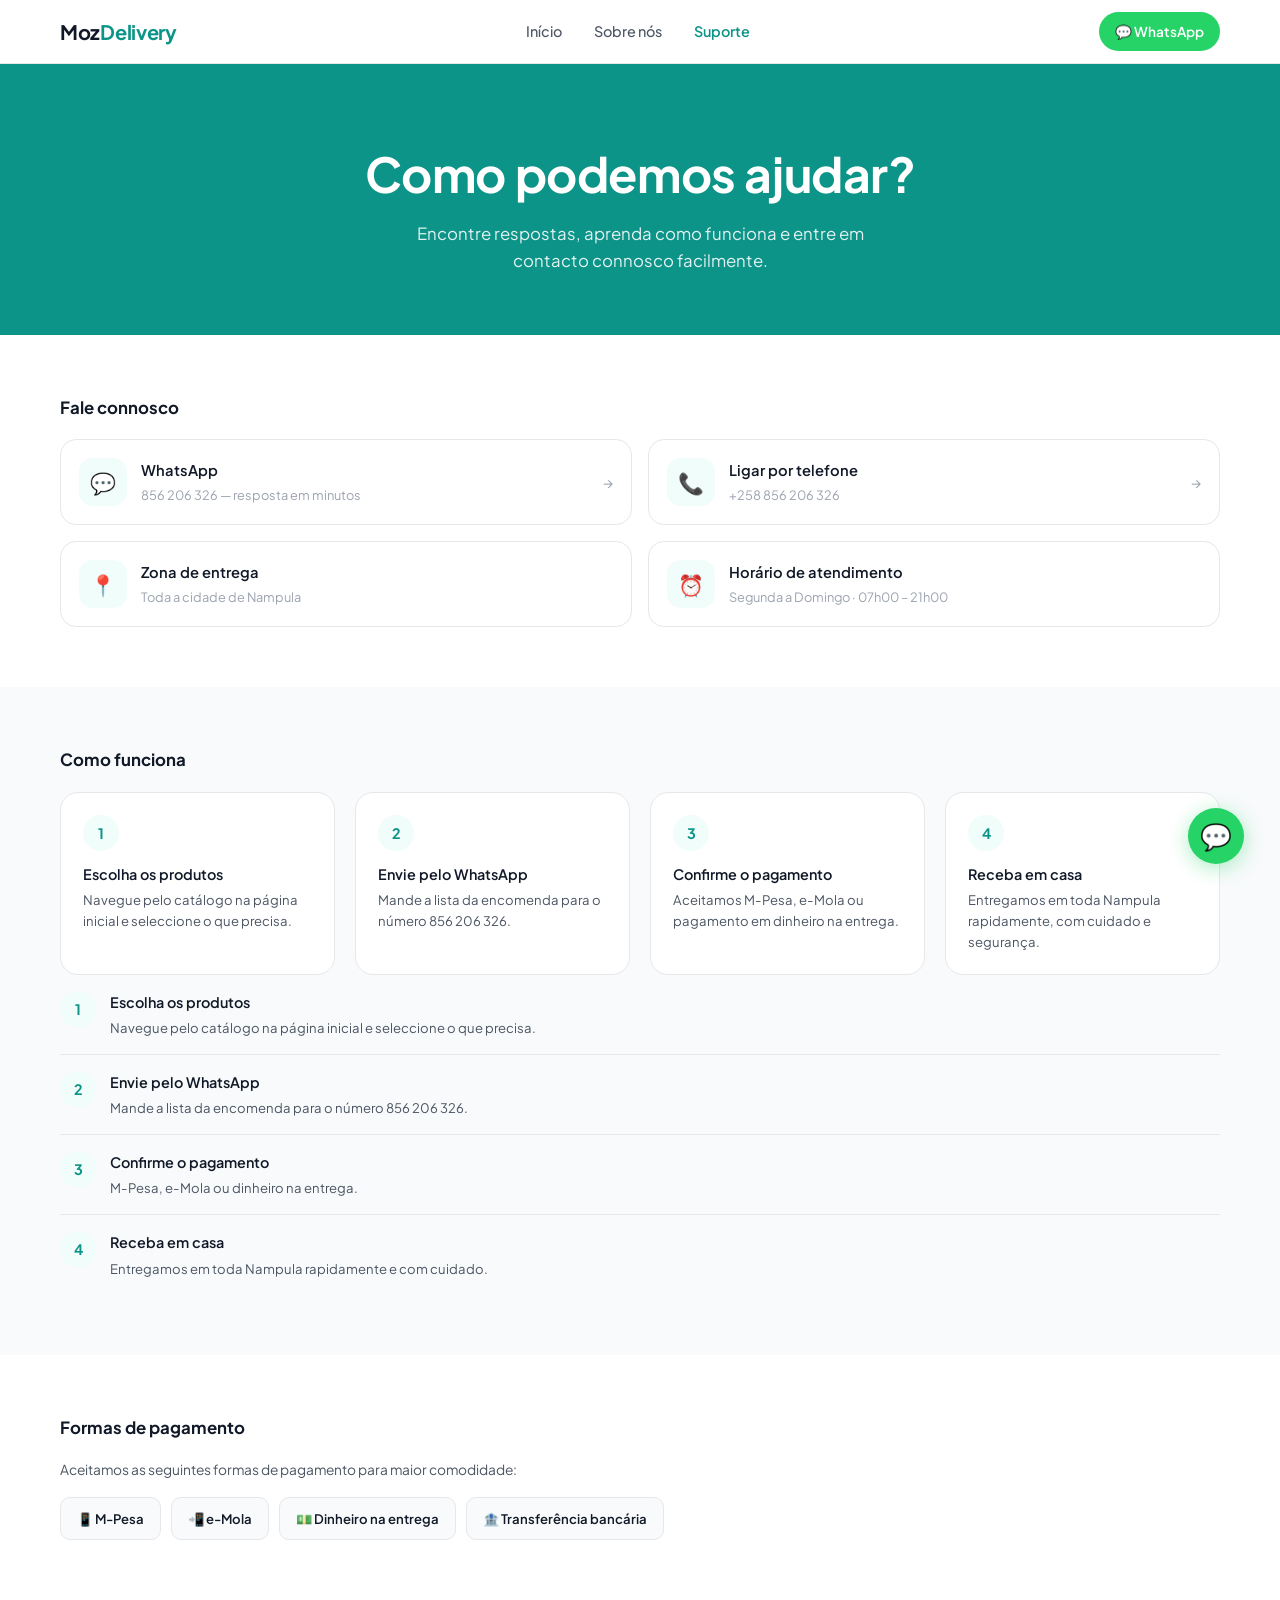
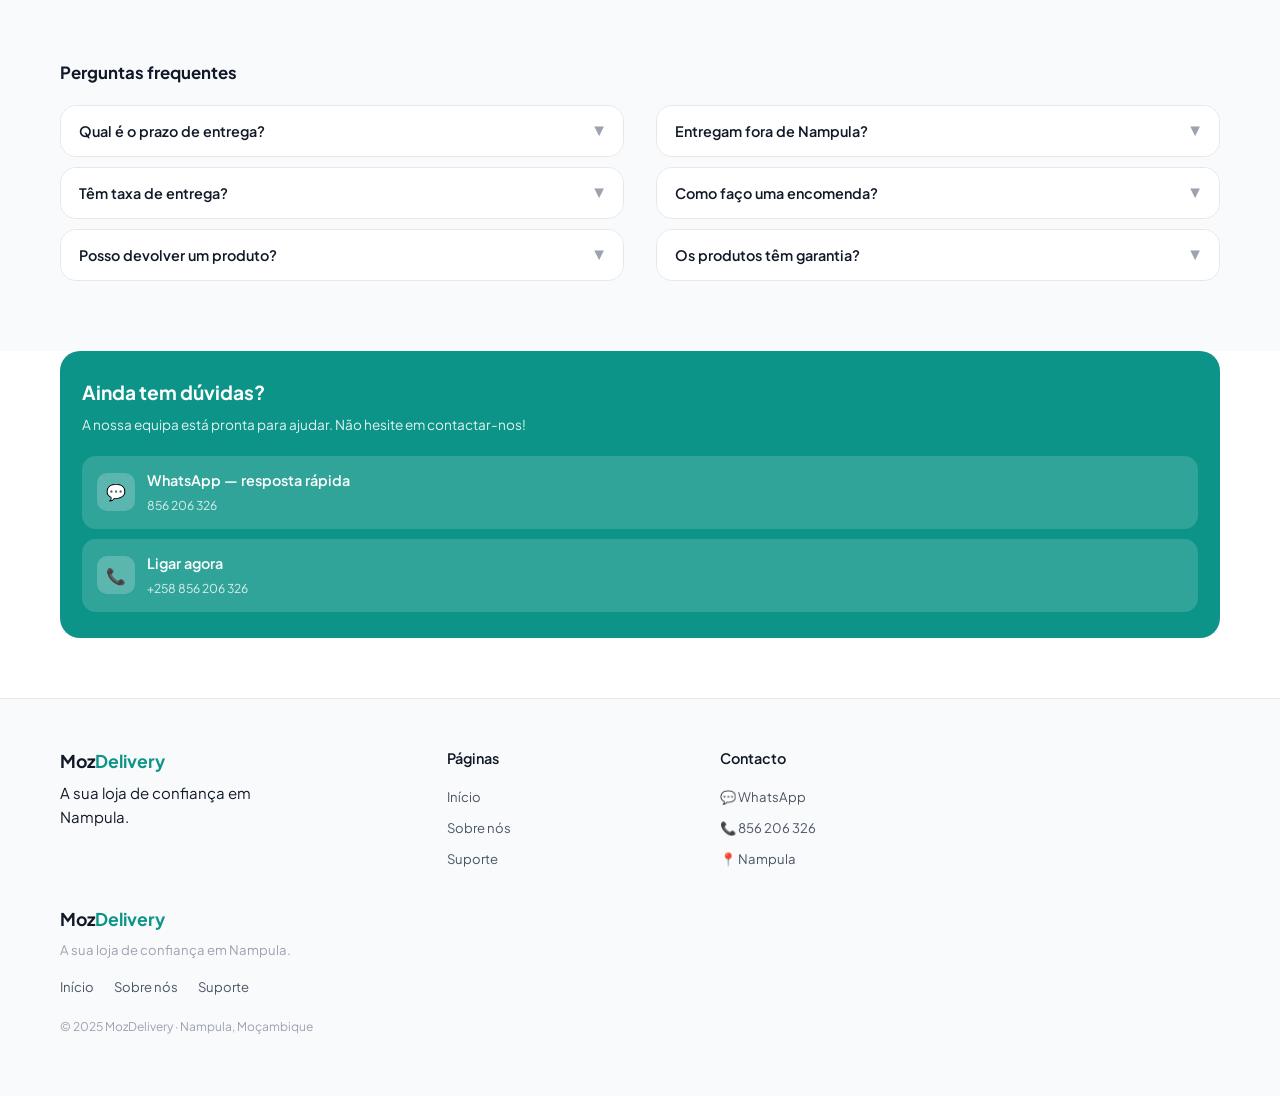
<file: suporte.html>
<!DOCTYPE html>
<html lang="pt">
<head>
<meta charset="UTF-8">
<meta name="viewport" content="width=device-width, initial-scale=1.0">
<title>MozDelivery — Suporte</title>
<link rel="stylesheet" href="style.css">
<style>
/* ── PAGE SPECIFIC ── */
.page-hero {
  background: var(--teal);
  padding: 48px 20px 40px;
  color: #fff; text-align: center;
}
.page-hero h1 { font-size: 1.9rem; font-weight: 700; letter-spacing: -.4px; }
.page-hero p { font-size: .9rem; opacity: .88; margin-top: 8px; max-width: 400px; margin-left: auto; margin-right: auto; }

/* Steps */
.step-item {
  display: flex; gap: 14px; align-items: flex-start;
  padding: 16px 0;
  border-bottom: 1px solid var(--border);
}
.step-item:last-child { border-bottom: none; }
.step-num {
  width: 36px; height: 36px; flex-shrink: 0;
  background: var(--teal-light); color: var(--teal);
  border-radius: 50%;
  display: flex; align-items: center; justify-content: center;
  font-weight: 700; font-size: .9rem;
}
.step-item strong { font-size: .9rem; font-weight: 600; display: block; }
.step-item p { font-size: .82rem; color: var(--text2); margin-top: 3px; }

/* FAQ */
.faq-item {
  border: 1.5px solid var(--border);
  border-radius: var(--radius);
  overflow: hidden;
  margin-bottom: 10px;
}
.faq-q {
  width: 100%; text-align: left;
  padding: 16px 18px;
  display: flex; justify-content: space-between; align-items: center;
  font-weight: 600; font-size: .9rem;
  background: #fff; cursor: pointer;
  font-family: inherit; color: var(--text);
  transition: background .15s;
}
.faq-q:hover { background: var(--bg2); }
.faq-arrow { font-size: .8rem; color: var(--text3); transition: transform .2s; }
.faq-item.open .faq-arrow { transform: rotate(180deg); }
.faq-a {
  padding: 0 18px;
  max-height: 0; overflow: hidden;
  font-size: .84rem; color: var(--text2); line-height: 1.65;
  transition: max-height .3s ease, padding .3s;
}
.faq-item.open .faq-a { max-height: 200px; padding: 0 18px 16px; }

/* Contact cards */
.support-cards { display: flex; flex-direction: column; gap: 12px; }
.support-card {
  background: #fff; border: 1.5px solid var(--border);
  border-radius: var(--radius); padding: 18px;
  display: flex; align-items: center; gap: 14px;
  transition: border-color .18s, box-shadow .18s;
  color: var(--text);
}
.support-card:hover { border-color: var(--teal); box-shadow: 0 4px 16px rgba(13,148,136,.1); }
.support-icon {
  width: 48px; height: 48px; border-radius: 14px;
  background: var(--teal-light);
  display: flex; align-items: center; justify-content: center;
  font-size: 1.3rem; flex-shrink: 0;
}
.support-card strong { font-size: .92rem; font-weight: 600; display: block; }
.support-card span { font-size: .8rem; color: var(--text3); }
.support-card .arrow { margin-left: auto; color: var(--text3); font-size: .9rem; }

/* Payment badges */
.pay-row { display: flex; gap: 10px; flex-wrap: wrap; margin-top: 6px; }
.pay-badge {
  background: var(--bg2); border: 1.5px solid var(--border);
  border-radius: 10px; padding: 10px 16px;
  font-size: .82rem; font-weight: 600;
  display: flex; align-items: center; gap: 8px;
}

@media(min-width:900px) {
  .page-hero { padding: 72px 60px 60px; }
  .page-hero h1 { font-size: 3rem; }
  .page-hero p { font-size: 1.05rem; max-width: 520px; }
  .section { padding: 60px 60px; }
  .contact-section { padding: 0 60px 60px; }
  footer { padding: 48px 60px 60px; }
  .steps-desktop {
    display: grid !important;
    grid-template-columns: repeat(4,1fr);
    gap: 20px;
  }
  .steps-desktop .step-item {
    flex-direction: column; gap: 12px;
    border: 1.5px solid var(--border);
    border-radius: 18px; padding: 22px;
    background: #fff; border-bottom: 1.5px solid var(--border) !important;
  }
  .support-cards { display: grid; grid-template-columns: 1fr 1fr; gap: 16px; }
  .faq-grid { display: grid; grid-template-columns: 1fr 1fr; gap: 0 32px; }
}
@media(max-width:899px) {
  .steps-desktop { display: none !important; }
  .steps-mobile { display: block !important; }
}
</style>
</head>
<body>

<!-- TOP NAV -->
<nav class="topnav">
  <a href="index.html" class="logo">Moz<span>Delivery</span></a>
  <ul class="nav-links">
    <li><a href="index.html">Início</a></li>
    <li><a href="sobre.html">Sobre nós</a></li>
    <li><a href="suporte.html" class="active">Suporte</a></li>
  </ul>
  <div class="nav-right">
    <a href="https://wa.me/258856206326" class="nav-wa" target="_blank">💬 WhatsApp</a>
  </div>
</nav>

<!-- HERO -->
<div class="page-hero">
  <h1>Como podemos ajudar?</h1>
  <p>Encontre respostas, aprenda como funciona e entre em contacto connosco facilmente.</p>
</div>

<!-- CONTACT CARDS -->
<section class="section">
  <div class="sec-head"><h2>Fale connosco</h2></div>
  <div class="support-cards">
    <a href="https://wa.me/258856206326" target="_blank" class="support-card">
      <div class="support-icon">💬</div>
      <div>
        <strong>WhatsApp</strong>
        <span>856 206 326 — resposta em minutos</span>
      </div>
      <span class="arrow">→</span>
    </a>
    <a href="tel:+258856206326" class="support-card">
      <div class="support-icon">📞</div>
      <div>
        <strong>Ligar por telefone</strong>
        <span>+258 856 206 326</span>
      </div>
      <span class="arrow">→</span>
    </a>
    <div class="support-card">
      <div class="support-icon">📍</div>
      <div>
        <strong>Zona de entrega</strong>
        <span>Toda a cidade de Nampula</span>
      </div>
    </div>
    <div class="support-card">
      <div class="support-icon">⏰</div>
      <div>
        <strong>Horário de atendimento</strong>
        <span>Segunda a Domingo · 07h00 – 21h00</span>
      </div>
    </div>
  </div>
</section>

<!-- HOW IT WORKS — desktop grid -->
<section class="section bg2" id="como">
  <div class="sec-head"><h2>Como funciona</h2></div>

  <!-- desktop -->
  <div class="steps-desktop" style="display:none;">
    <div class="step-item">
      <div class="step-num">1</div>
      <div><strong>Escolha os produtos</strong><p>Navegue pelo catálogo na página inicial e seleccione o que precisa.</p></div>
    </div>
    <div class="step-item">
      <div class="step-num">2</div>
      <div><strong>Envie pelo WhatsApp</strong><p>Mande a lista da encomenda para o número 856 206 326.</p></div>
    </div>
    <div class="step-item">
      <div class="step-num">3</div>
      <div><strong>Confirme o pagamento</strong><p>Aceitamos M-Pesa, e-Mola ou pagamento em dinheiro na entrega.</p></div>
    </div>
    <div class="step-item">
      <div class="step-num">4</div>
      <div><strong>Receba em casa</strong><p>Entregamos em toda Nampula rapidamente, com cuidado e segurança.</p></div>
    </div>
  </div>

  <!-- mobile -->
  <div class="steps-mobile">
    <div class="step-item"><div class="step-num">1</div><div><strong>Escolha os produtos</strong><p>Navegue pelo catálogo na página inicial e seleccione o que precisa.</p></div></div>
    <div class="step-item"><div class="step-num">2</div><div><strong>Envie pelo WhatsApp</strong><p>Mande a lista da encomenda para o número 856 206 326.</p></div></div>
    <div class="step-item"><div class="step-num">3</div><div><strong>Confirme o pagamento</strong><p>M-Pesa, e-Mola ou dinheiro na entrega.</p></div></div>
    <div class="step-item"><div class="step-num">4</div><div><strong>Receba em casa</strong><p>Entregamos em toda Nampula rapidamente e com cuidado.</p></div></div>
  </div>
</section>

<!-- PAYMENTS -->
<section class="section">
  <div class="sec-head"><h2>Formas de pagamento</h2></div>
  <p style="font-size:.86rem;color:var(--text2);margin-bottom:16px;">Aceitamos as seguintes formas de pagamento para maior comodidade:</p>
  <div class="pay-row">
    <div class="pay-badge">📱 M-Pesa</div>
    <div class="pay-badge">📲 e-Mola</div>
    <div class="pay-badge">💵 Dinheiro na entrega</div>
    <div class="pay-badge">🏦 Transferência bancária</div>
  </div>
</section>

<!-- FAQ -->
<section class="section bg2">
  <div class="sec-head"><h2>Perguntas frequentes</h2></div>
  <div class="faq-grid">
    <div>
      <div class="faq-item">
        <button class="faq-q" onclick="toggleFaq(this)">
          Qual é o prazo de entrega? <span class="faq-arrow">▼</span>
        </button>
        <div class="faq-a">Entregamos normalmente em 1 a 3 horas dependendo da sua localização dentro da cidade de Nampula.</div>
      </div>
      <div class="faq-item">
        <button class="faq-q" onclick="toggleFaq(this)">
          Têm taxa de entrega? <span class="faq-arrow">▼</span>
        </button>
        <div class="faq-a">A taxa de entrega varia consoante a distância. Para encomendas acima de 1.000 MZN a entrega pode ser gratuita. Consulte-nos pelo WhatsApp.</div>
      </div>
      <div class="faq-item">
        <button class="faq-q" onclick="toggleFaq(this)">
          Posso devolver um produto? <span class="faq-arrow">▼</span>
        </button>
        <div class="faq-a">Sim. Aceitamos devoluções em 24 horas caso o produto tenha defeito ou não corresponda à descrição. Entre em contacto connosco pelo WhatsApp.</div>
      </div>
    </div>
    <div>
      <div class="faq-item">
        <button class="faq-q" onclick="toggleFaq(this)">
          Entregam fora de Nampula? <span class="faq-arrow">▼</span>
        </button>
        <div class="faq-a">De momento operamos apenas em Nampula cidade. Estamos a trabalhar para expandir para outras províncias em breve.</div>
      </div>
      <div class="faq-item">
        <button class="faq-q" onclick="toggleFaq(this)">
          Como faço uma encomenda? <span class="faq-arrow">▼</span>
        </button>
        <div class="faq-a">Escolha os produtos no nosso catálogo, depois envie a lista pelo WhatsApp para o número 856 206 326. A nossa equipa confirma a encomenda e o pagamento.</div>
      </div>
      <div class="faq-item">
        <button class="faq-q" onclick="toggleFaq(this)">
          Os produtos têm garantia? <span class="faq-arrow">▼</span>
        </button>
        <div class="faq-a">Todos os nossos produtos são verificados antes da entrega. Produtos electrónicos têm garantia de 30 dias contra defeitos de fabricação.</div>
      </div>
    </div>
  </div>
</section>

<!-- CONTACT BANNER -->
<div class="contact-section">
  <div class="contact-banner">
    <h2>Ainda tem dúvidas?</h2>
    <p>A nossa equipa está pronta para ajudar. Não hesite em contactar-nos!</p>
    <div class="contact-links">
      <a href="https://wa.me/258856206326" target="_blank" class="contact-link">
        <div class="c-icon">💬</div>
        <div><strong>WhatsApp — resposta rápida</strong><span>856 206 326</span></div>
      </a>
      <a href="tel:+258856206326" class="contact-link">
        <div class="c-icon">📞</div>
        <div><strong>Ligar agora</strong><span>+258 856 206 326</span></div>
      </a>
    </div>
  </div>
</div>

<!-- FOOTER -->
<footer>
  <div class="footer-grid">
    <div>
      <div class="footer-logo">Moz<span>Delivery</span></div>
      <p style="max-width:260px;">A sua loja de confiança em Nampula.</p>
    </div>
    <div>
      <p style="font-weight:600;margin-bottom:14px;font-size:.9rem;">Páginas</p>
      <div class="footer-links" style="flex-direction:column;gap:10px;">
        <a href="index.html">Início</a>
        <a href="sobre.html">Sobre nós</a>
        <a href="suporte.html">Suporte</a>
      </div>
    </div>
    <div>
      <p style="font-weight:600;margin-bottom:14px;font-size:.9rem;">Contacto</p>
      <div class="footer-links" style="flex-direction:column;gap:10px;">
        <a href="https://wa.me/258856206326">💬 WhatsApp</a>
        <a href="tel:+258856206326">📞 856 206 326</a>
        <a href="#">📍 Nampula</a>
      </div>
    </div>
    <div></div>
  </div>
  <div class="footer-logo">Moz<span>Delivery</span></div>
  <p>A sua loja de confiança em Nampula.</p>
  <div class="footer-links">
    <a href="index.html">Início</a>
    <a href="sobre.html">Sobre nós</a>
    <a href="suporte.html">Suporte</a>
  </div>
  <p class="copy">© 2025 MozDelivery · Nampula, Moçambique</p>
</footer>

<a href="https://wa.me/258856206326" class="wa-float" target="_blank">💬</a>

<nav class="bottom-nav">
  <button class="bn-item" onclick="location.href='index.html'"><span class="bn-icon">🏠</span>Início</button>
  <button class="bn-item" onclick="location.href='sobre.html'"><span class="bn-icon">ℹ️</span>Sobre</button>
  <button class="bn-item active"><span class="bn-icon">🎧</span>Suporte</button>
  <button class="bn-item" onclick="location.href='index.html#produtos'"><span class="bn-icon">🛍️</span>Produtos</button>
</nav>

<script>
  function toggleFaq(btn) {
    const item = btn.closest('.faq-item');
    const isOpen = item.classList.contains('open');
    document.querySelectorAll('.faq-item').forEach(f => f.classList.remove('open'));
    if (!isOpen) item.classList.add('open');
  }
</script>
</body>
</html>
</file>
<file: style.css>
/* ── MozDelivery — Shared Styles ── */
@import url('https://fonts.googleapis.com/css2?family=Plus+Jakarta+Sans:wght@300;400;500;600;700&display=swap');

* { margin: 0; padding: 0; box-sizing: border-box; }

:root {
  --teal: #0D9488;
  --teal-dark: #0a7a70;
  --teal-light: #f0fdfa;
  --teal-mid: #ccfbf1;
  --bg: #ffffff;
  --bg2: #f8fafb;
  --text: #111827;
  --text2: #4b5563;
  --text3: #9ca3af;
  --border: #e5e7eb;
  --radius: 16px;
  --shadow: 0 2px 16px rgba(0,0,0,.06);
  --shadow-md: 0 4px 24px rgba(0,0,0,.09);
}

html { scroll-behavior: smooth; }

body {
  font-family: 'Plus Jakarta Sans', sans-serif;
  background: var(--bg);
  color: var(--text);
  font-size: 15px;
  line-height: 1.6;
  -webkit-tap-highlight-color: transparent;
}

img { display: block; max-width: 100%; }
a { text-decoration: none; color: inherit; }
button { font-family: inherit; cursor: pointer; border: none; background: none; }

/* ════════════════════════════════
   TOP NAV
════════════════════════════════ */
nav.topnav {
  position: sticky; top: 0; z-index: 100;
  background: rgba(255,255,255,.96);
  backdrop-filter: blur(12px);
  border-bottom: 1px solid var(--border);
  padding: 0 24px;
  height: 64px;
  display: flex; align-items: center; justify-content: space-between;
}

.logo { font-size: 1.25rem; font-weight: 700; letter-spacing: -.3px; }
.logo span { color: var(--teal); }

/* Desktop nav links */
.nav-links {
  display: none;
  gap: 32px; list-style: none; align-items: center;
}
.nav-links a {
  font-size: .9rem; color: var(--text2); font-weight: 500;
  transition: color .18s;
}
.nav-links a:hover { color: var(--teal); }
.nav-links a.active { color: var(--teal); font-weight: 600; }

.nav-right { display: flex; align-items: center; gap: 10px; }

.nav-wa {
  display: flex; align-items: center; gap: 6px;
  background: #25D366; color: #fff;
  padding: 9px 16px; border-radius: 50px;
  font-size: .85rem; font-weight: 600;
  transition: opacity .18s;
}
.nav-wa:hover { opacity: .88; }

.cart-btn {
  position: relative; width: 42px; height: 42px;
  background: var(--bg2); border-radius: 50%;
  display: flex; align-items: center; justify-content: center;
  font-size: 1.1rem; transition: background .18s;
}
.cart-btn:hover { background: var(--teal-mid); }

.cart-dot {
  position: absolute; top: 6px; right: 6px;
  width: 8px; height: 8px;
  background: var(--teal); border-radius: 50%;
  border: 2px solid #fff; display: none;
}
.cart-dot.show { display: block; }

/* ════════════════════════════════
   BOTTOM NAV (mobile)
════════════════════════════════ */
.bottom-nav {
  position: fixed; bottom: 0; left: 0; right: 0; z-index: 200;
  background: rgba(255,255,255,.97);
  backdrop-filter: blur(12px);
  border-top: 1px solid var(--border);
  display: flex;
  padding: 6px 0 env(safe-area-inset-bottom, 6px);
}
.bn-item {
  flex: 1; display: flex; flex-direction: column;
  align-items: center; gap: 2px;
  padding: 5px 0;
  font-size: .62rem; color: var(--text3); font-weight: 500;
  background: none; border: none; cursor: pointer;
  font-family: inherit; transition: color .15s;
}
.bn-item.active { color: var(--teal); }
.bn-icon { font-size: 1.2rem; line-height: 1; }

/* ════════════════════════════════
   WA FLOAT
════════════════════════════════ */
.wa-float {
  position: fixed; bottom: 80px; right: 18px; z-index: 300;
  width: 52px; height: 52px; border-radius: 50%;
  background: #25D366;
  display: flex; align-items: center; justify-content: center;
  font-size: 1.5rem;
  box-shadow: 0 4px 20px rgba(37,211,102,.38);
  transition: transform .2s;
}
.wa-float:hover { transform: scale(1.07); }

/* ════════════════════════════════
   TOAST
════════════════════════════════ */
.toast {
  position: fixed; bottom: 90px; left: 50%;
  transform: translateX(-50%) translateY(12px);
  background: #111; color: #fff;
  padding: 10px 22px; border-radius: 50px;
  font-size: .82rem; font-weight: 500;
  opacity: 0; transition: all .22s;
  pointer-events: none; white-space: nowrap; z-index: 500;
}
.toast.show { opacity: 1; transform: translateX(-50%) translateY(0); }

/* ════════════════════════════════
   SECTION HELPERS
════════════════════════════════ */
.section { padding: 28px 20px; }
.section.bg2 { background: var(--bg2); }

.sec-head {
  display: flex; align-items: center; justify-content: space-between;
  margin-bottom: 18px;
}
.sec-head h2 { font-size: 1.05rem; font-weight: 700; }
.sec-head a, .sec-head span { font-size: .8rem; color: var(--teal); font-weight: 500; }

/* ════════════════════════════════
   BUTTONS
════════════════════════════════ */
.btn-teal {
  background: var(--teal); color: #fff;
  padding: 13px 24px; border-radius: 50px;
  font-weight: 600; font-size: .9rem;
  display: inline-flex; align-items: center; gap: 8px;
  transition: background .18s;
  border: none; cursor: pointer; font-family: inherit;
}
.btn-teal:hover { background: var(--teal-dark); }

.btn-outline {
  background: #fff; color: var(--text);
  padding: 13px 20px; border-radius: 50px;
  font-weight: 500; font-size: .9rem;
  border: 1.5px solid var(--border);
  display: inline-flex; align-items: center; gap: 8px;
  transition: border-color .18s;
}
.btn-outline:hover { border-color: var(--teal); color: var(--teal); }

/* ════════════════════════════════
   PRODUCT CARDS (shared)
════════════════════════════════ */
.prod-grid {
  display: grid;
  grid-template-columns: 1fr 1fr;
  gap: 12px;
}

.prod-card {
  background: #fff; border-radius: var(--radius);
  overflow: hidden; box-shadow: var(--shadow);
  transition: transform .18s, box-shadow .18s;
}
.prod-card:hover { transform: translateY(-3px); box-shadow: var(--shadow-md); }

.prod-img-wrap {
  position: relative; aspect-ratio: 1;
  overflow: hidden; background: #f0f0f0;
}
.prod-img-wrap img { width: 100%; height: 100%; object-fit: cover; transition: transform .4s; }
.prod-card:hover .prod-img-wrap img { transform: scale(1.05); }

.prod-badge {
  position: absolute; top: 9px; left: 9px;
  background: var(--teal); color: #fff;
  font-size: .63rem; font-weight: 700;
  padding: 3px 9px; border-radius: 50px;
}

.fav-btn {
  position: absolute; top: 8px; right: 8px;
  width: 28px; height: 28px;
  background: rgba(255,255,255,.9); border-radius: 50%;
  display: flex; align-items: center; justify-content: center;
  font-size: .8rem; transition: background .15s;
}

.prod-body { padding: 11px 12px; }
.prod-cat { font-size: .65rem; color: var(--teal); font-weight: 600; letter-spacing: .5px; text-transform: uppercase; }
.prod-name { font-size: .88rem; font-weight: 600; margin-top: 3px; line-height: 1.3; }
.prod-foot { display: flex; align-items: center; justify-content: space-between; margin-top: 9px; }
.prod-price { font-size: .98rem; font-weight: 700; }
.prod-price small { font-size: .65rem; color: var(--text3); font-weight: 400; }

.add-btn {
  width: 28px; height: 28px; border-radius: 50%;
  background: var(--teal); color: #fff; font-size: 1rem;
  display: flex; align-items: center; justify-content: center;
  transition: transform .15s, background .15s;
}
.add-btn:hover { background: var(--teal-dark); }
.add-btn:active { transform: scale(.88); }

/* ════════════════════════════════
   FILTER CHIPS
════════════════════════════════ */
.filter-row {
  display: flex; gap: 8px;
  overflow-x: auto; scrollbar-width: none;
  margin-bottom: 18px; padding-bottom: 2px;
}
.filter-row::-webkit-scrollbar { display: none; }

.chip {
  padding: 7px 16px; border-radius: 50px;
  font-size: .8rem; font-weight: 500;
  border: 1.5px solid var(--border);
  background: #fff; color: var(--text2);
  white-space: nowrap; flex-shrink: 0;
  transition: all .15s; cursor: pointer; font-family: inherit;
}
.chip.active { background: var(--teal); color: #fff; border-color: var(--teal); }

/* ════════════════════════════════
   STAT PILLS
════════════════════════════════ */
.stats-row {
  display: flex; gap: 10px;
  padding: 16px 20px;
  overflow-x: auto; scrollbar-width: none;
}
.stats-row::-webkit-scrollbar { display: none; }

.stat-pill {
  background: var(--bg2); border-radius: 50px;
  padding: 10px 18px;
  display: flex; align-items: center; gap: 10px;
  white-space: nowrap; flex-shrink: 0;
}
.stat-pill .ico { font-size: 1.1rem; }
.stat-pill strong { font-size: .88rem; font-weight: 600; display: block; }
.stat-pill small { font-size: .74rem; color: var(--text3); }

/* ════════════════════════════════
   CONTACT CARD
════════════════════════════════ */
.contact-section { padding: 0 20px 28px; }
.contact-banner {
  background: var(--teal);
  border-radius: 20px; padding: 26px 22px; color: #fff;
}
.contact-banner h2 { font-size: 1.2rem; font-weight: 700; margin-bottom: 6px; }
.contact-banner p { font-size: .85rem; opacity: .88; margin-bottom: 20px; }
.contact-links { display: flex; flex-direction: column; gap: 10px; }
.contact-link {
  background: rgba(255,255,255,.15); border-radius: 14px;
  padding: 13px 15px;
  display: flex; align-items: center; gap: 12px; color: #fff;
  transition: background .18s;
}
.contact-link:hover { background: rgba(255,255,255,.22); }
.c-icon {
  width: 38px; height: 38px; border-radius: 10px;
  background: rgba(255,255,255,.2);
  display: flex; align-items: center; justify-content: center;
  font-size: 1rem; flex-shrink: 0;
}
.contact-link strong { font-size: .9rem; font-weight: 600; display: block; }
.contact-link span { font-size: .76rem; opacity: .82; }

/* ════════════════════════════════
   FOOTER
════════════════════════════════ */
footer {
  background: var(--bg2);
  border-top: 1px solid var(--border);
  padding: 28px 20px 110px;
}
.footer-logo { font-size: 1.1rem; font-weight: 700; margin-bottom: 6px; }
.footer-logo span { color: var(--teal); }
footer > p { font-size: .82rem; color: var(--text3); line-height: 1.6; }
.footer-links { display: flex; flex-wrap: wrap; gap: 6px 20px; margin-top: 16px; }
.footer-links a { font-size: .82rem; color: var(--text2); transition: color .15s; }
.footer-links a:hover { color: var(--teal); }
.copy { margin-top: 20px; font-size: .75rem; color: var(--text3); }

/* ════════════════════════════════
   DESKTOP (≥ 900px)
════════════════════════════════ */
@media (min-width: 900px) {
  nav.topnav { padding: 0 60px; }
  .nav-links { display: flex; }
  .bottom-nav { display: none; }
  .wa-float { bottom: 36px; right: 36px; width: 56px; height: 56px; font-size: 1.6rem; }
  .toast { bottom: 40px; }

  /* wider layout */
  .page-wrap {
    max-width: 1160px; margin: 0 auto;
    padding-left: 60px; padding-right: 60px;
  }

  .section { padding: 56px 60px; }
  .contact-section { padding: 0 60px 56px; }
  footer { padding: 48px 60px 60px; }
  .stats-row { padding: 20px 60px; }

  /* products 4 columns desktop */
  .prod-grid { grid-template-columns: repeat(4, 1fr); gap: 20px; }

  /* cat scroll → grid desktop */
  .cat-scroll {
    display: grid !important;
    grid-template-columns: repeat(5, 1fr);
    gap: 16px;
    margin: 0; padding: 0;
    overflow: visible;
  }
  .cat-card { width: auto; }

  .hero-desktop {
    display: grid;
    grid-template-columns: 1fr 1fr;
    align-items: center;
    gap: 60px;
    padding: 72px 60px;
    background: var(--bg2);
  }
  .hero-desktop .hero-text h1 { font-size: 3rem; letter-spacing: -1.2px; line-height: 1.1; }
  .hero-desktop .hero-text p { font-size: 1rem; margin-top: 14px; max-width: 460px; }
  .hero-desktop .hero-img-desktop {
    border-radius: 24px; overflow: hidden;
    height: 420px; box-shadow: 0 24px 60px rgba(0,0,0,.12);
  }
  .hero-desktop .hero-img-desktop img { width: 100%; height: 100%; object-fit: cover; }

  /* Steps horizontal on desktop */
  .steps-desktop {
    display: grid; grid-template-columns: repeat(4,1fr); gap: 24px;
  }
  .steps-desktop .step-item {
    flex-direction: column; gap: 12px;
    border: 1.5px solid var(--border);
    border-radius: 18px; padding: 22px;
    background: #fff;
  }

  .footer-grid {
    display: grid; grid-template-columns: 1.5fr 1fr 1fr 1fr; gap: 48px;
    margin-bottom: 36px;
  }

  /* contact 2-col */
  .contact-2col {
    display: grid; grid-template-columns: 1fr 1fr; gap: 28px; align-items: start;
  }
}

/* Mobile: hide desktop hero sections */
@media (max-width: 899px) {
  .hero-desktop { display: none !important; }
  .steps-desktop { display: none !important; }
  .footer-grid { display: none !important; }
  .contact-2col .contact-left-text { display: none; }
}

/* Scrollbar hide globally */
.cat-scroll::-webkit-scrollbar,
.filter-row::-webkit-scrollbar,
.stats-row::-webkit-scrollbar { display: none; }
.cat-scroll, .filter-row, .stats-row { scrollbar-width: none; }
</file>
